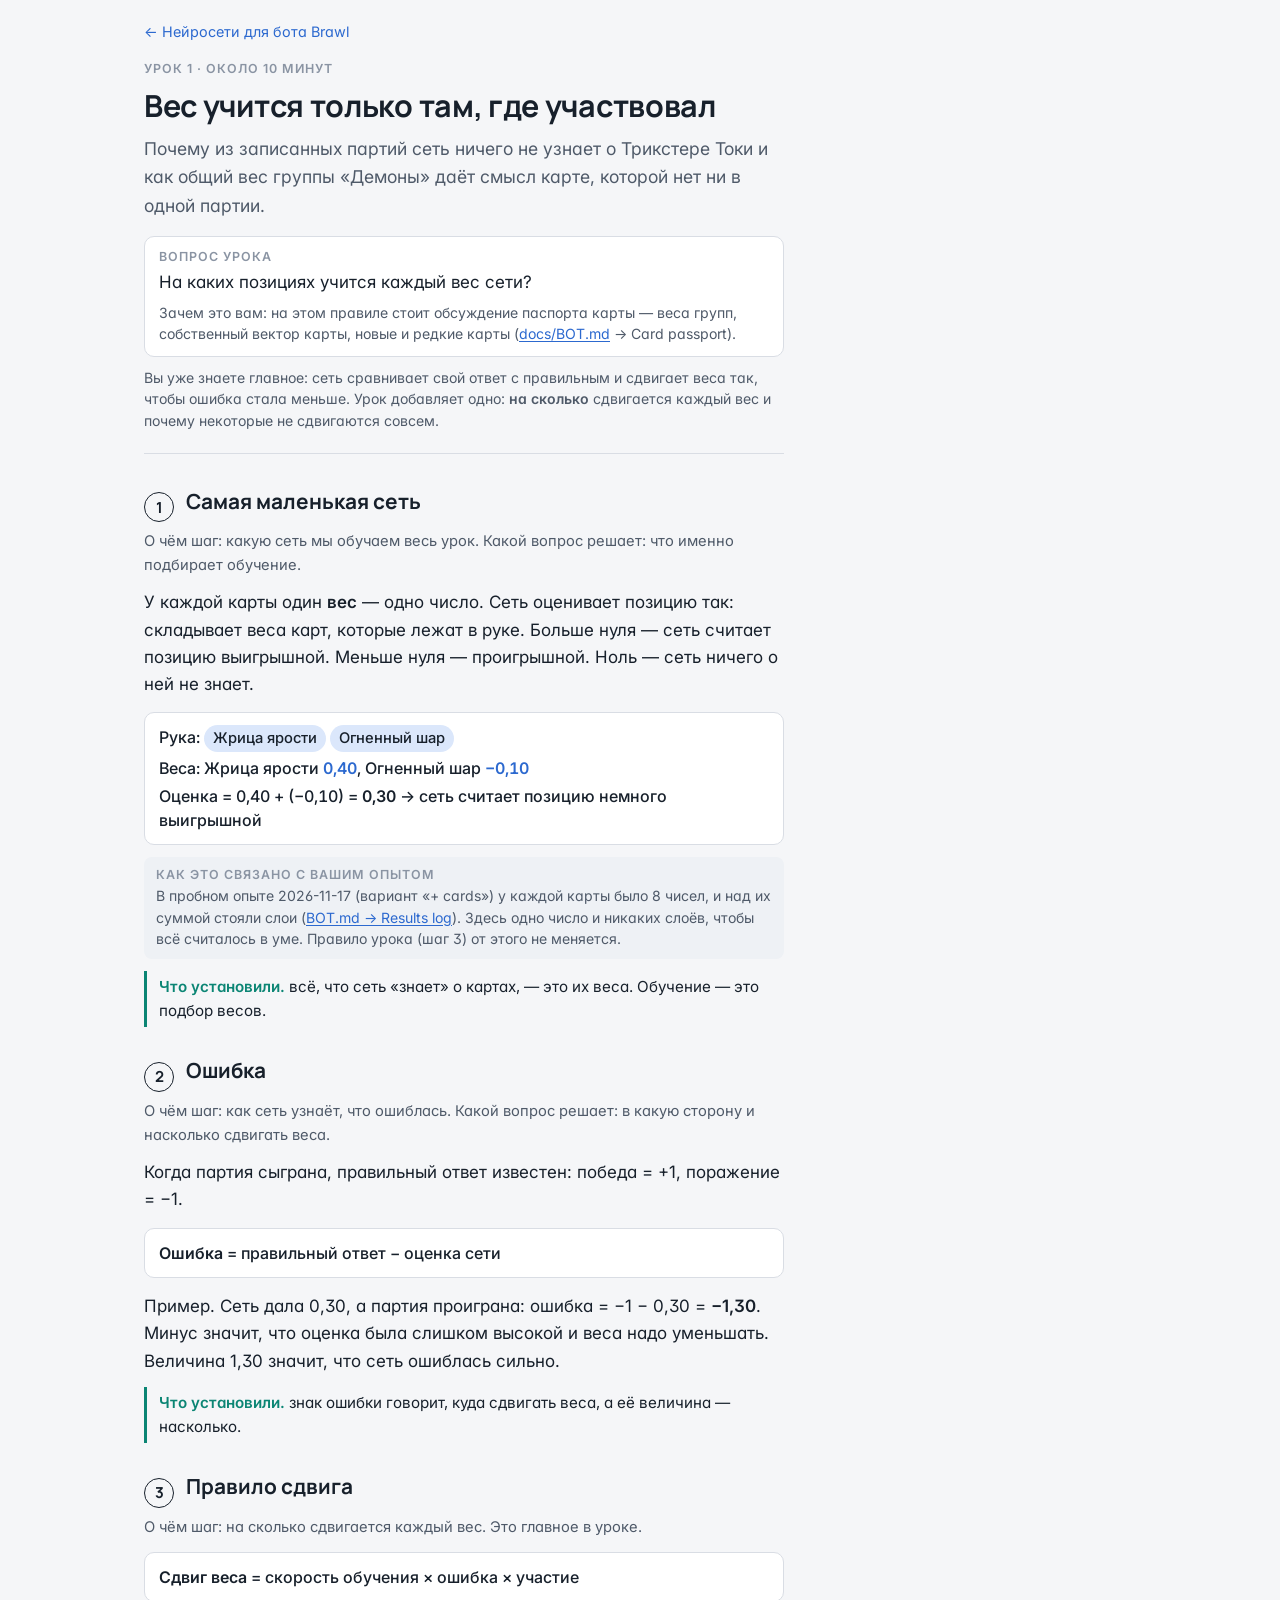
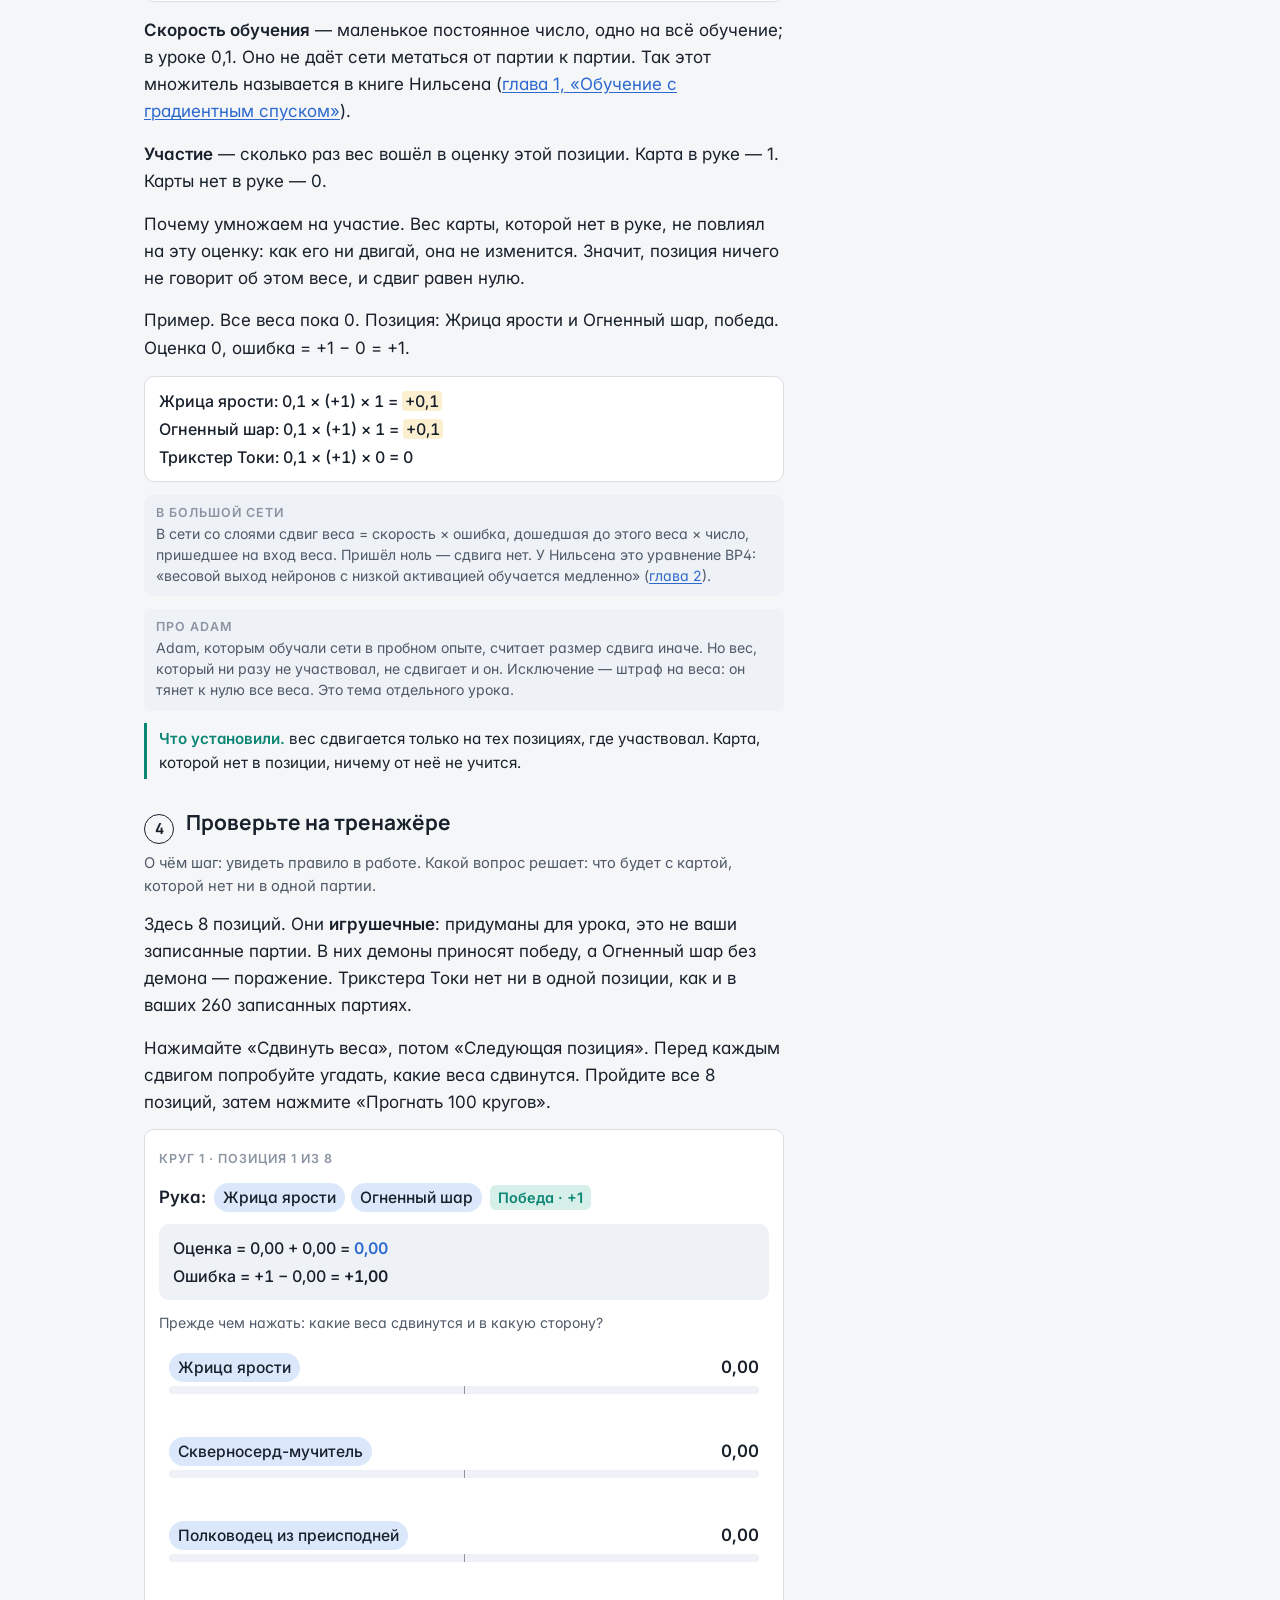
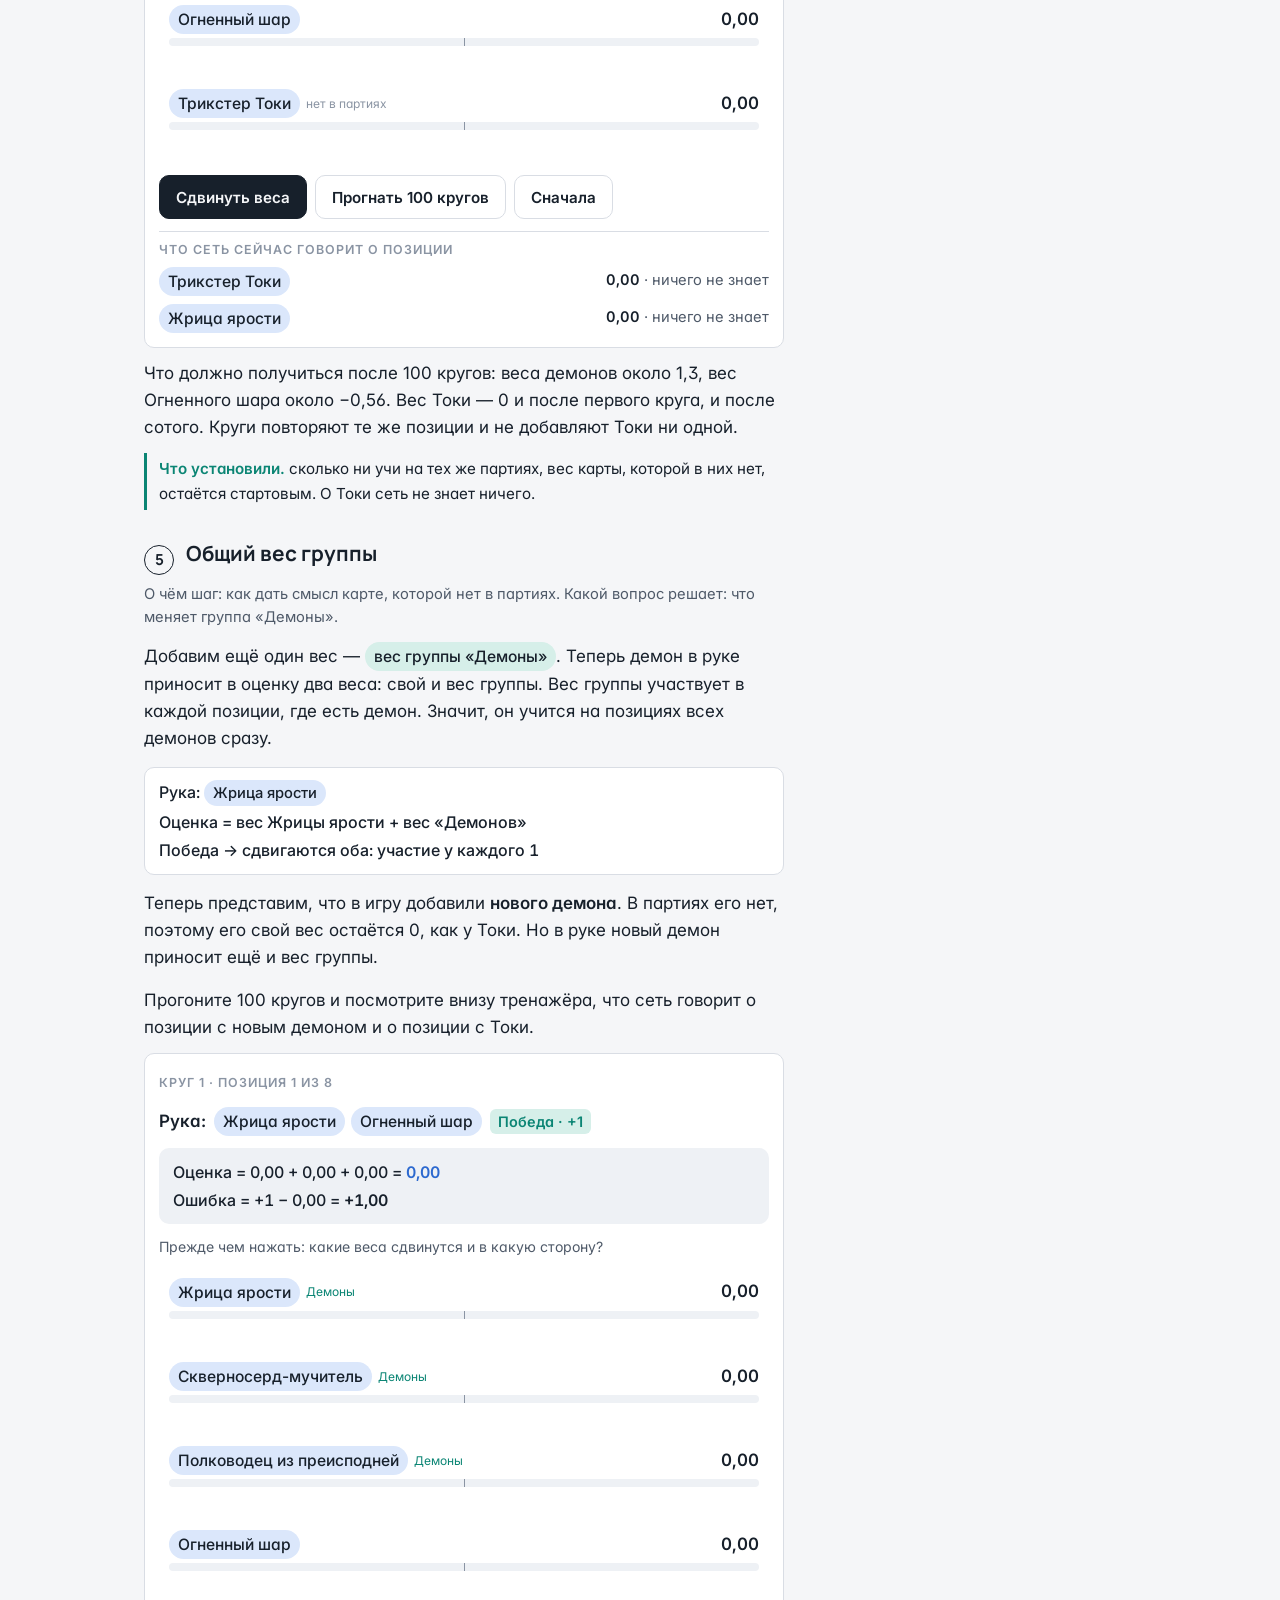
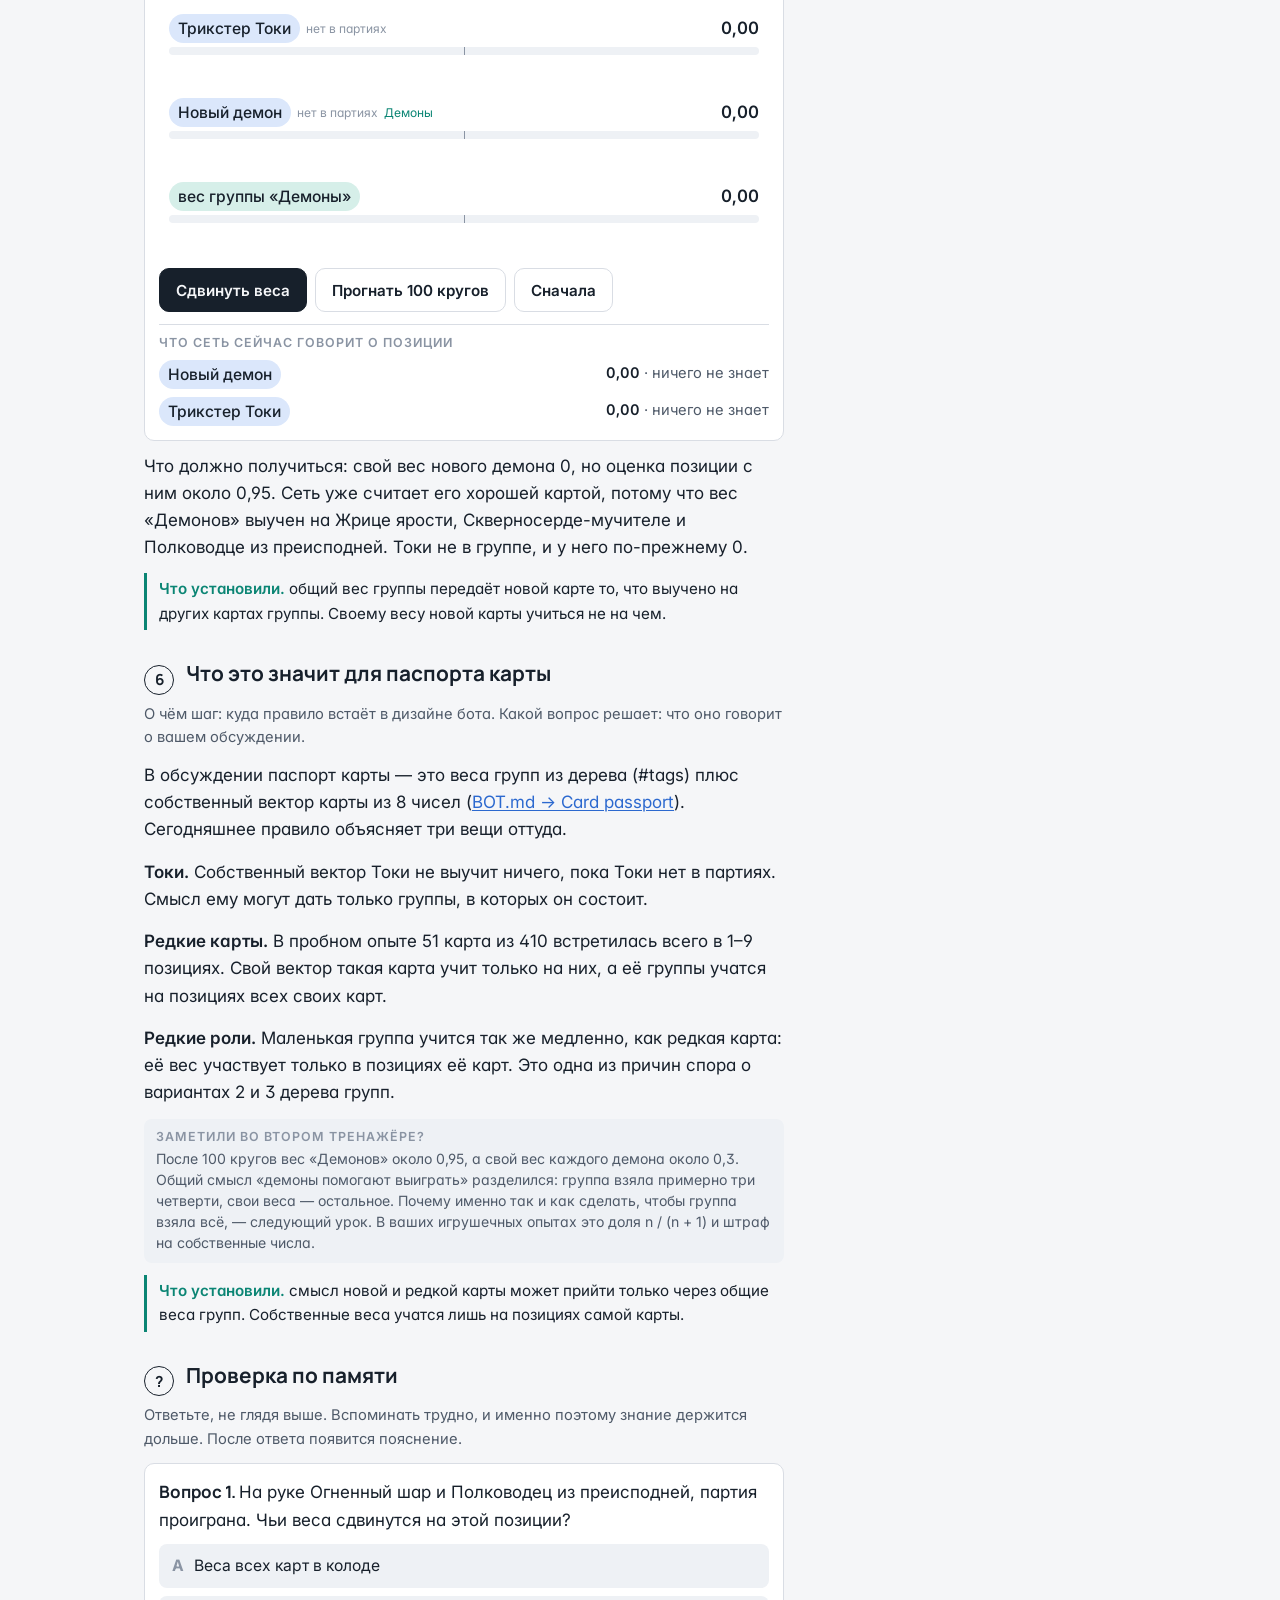
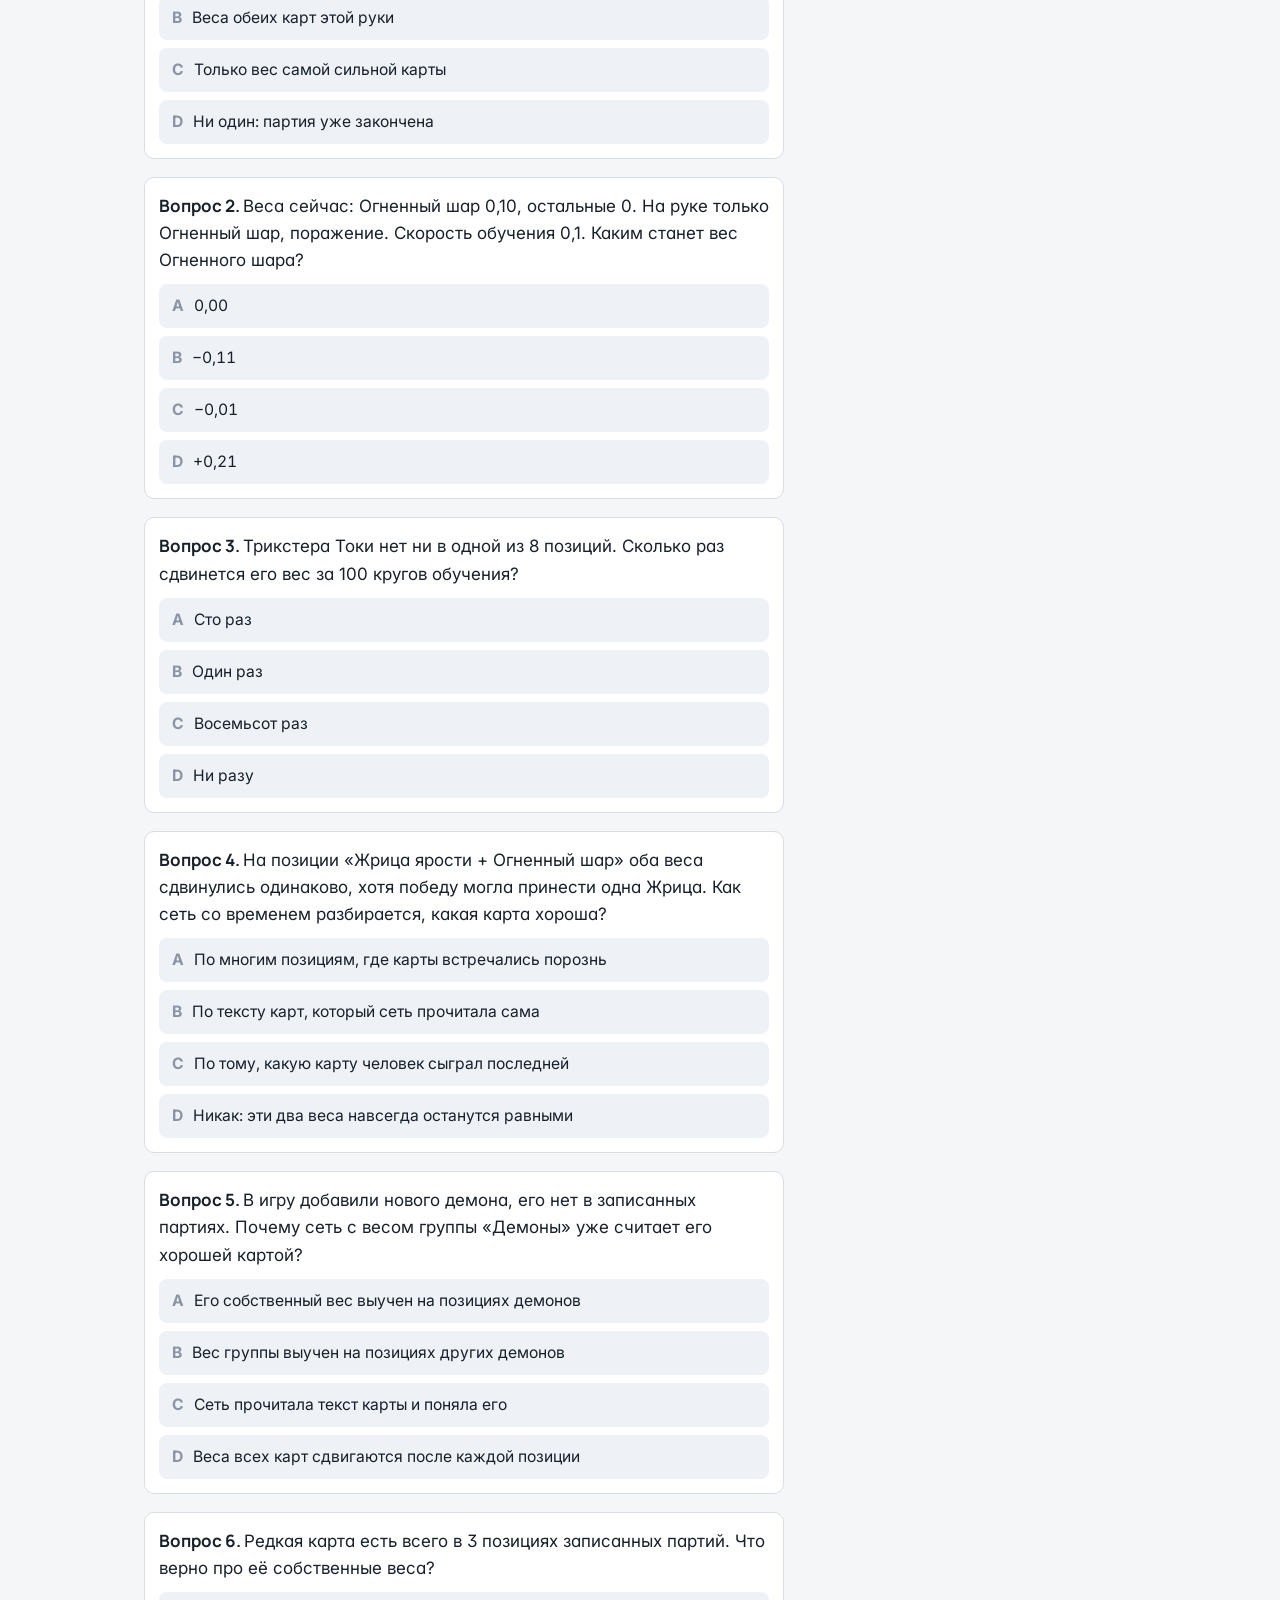
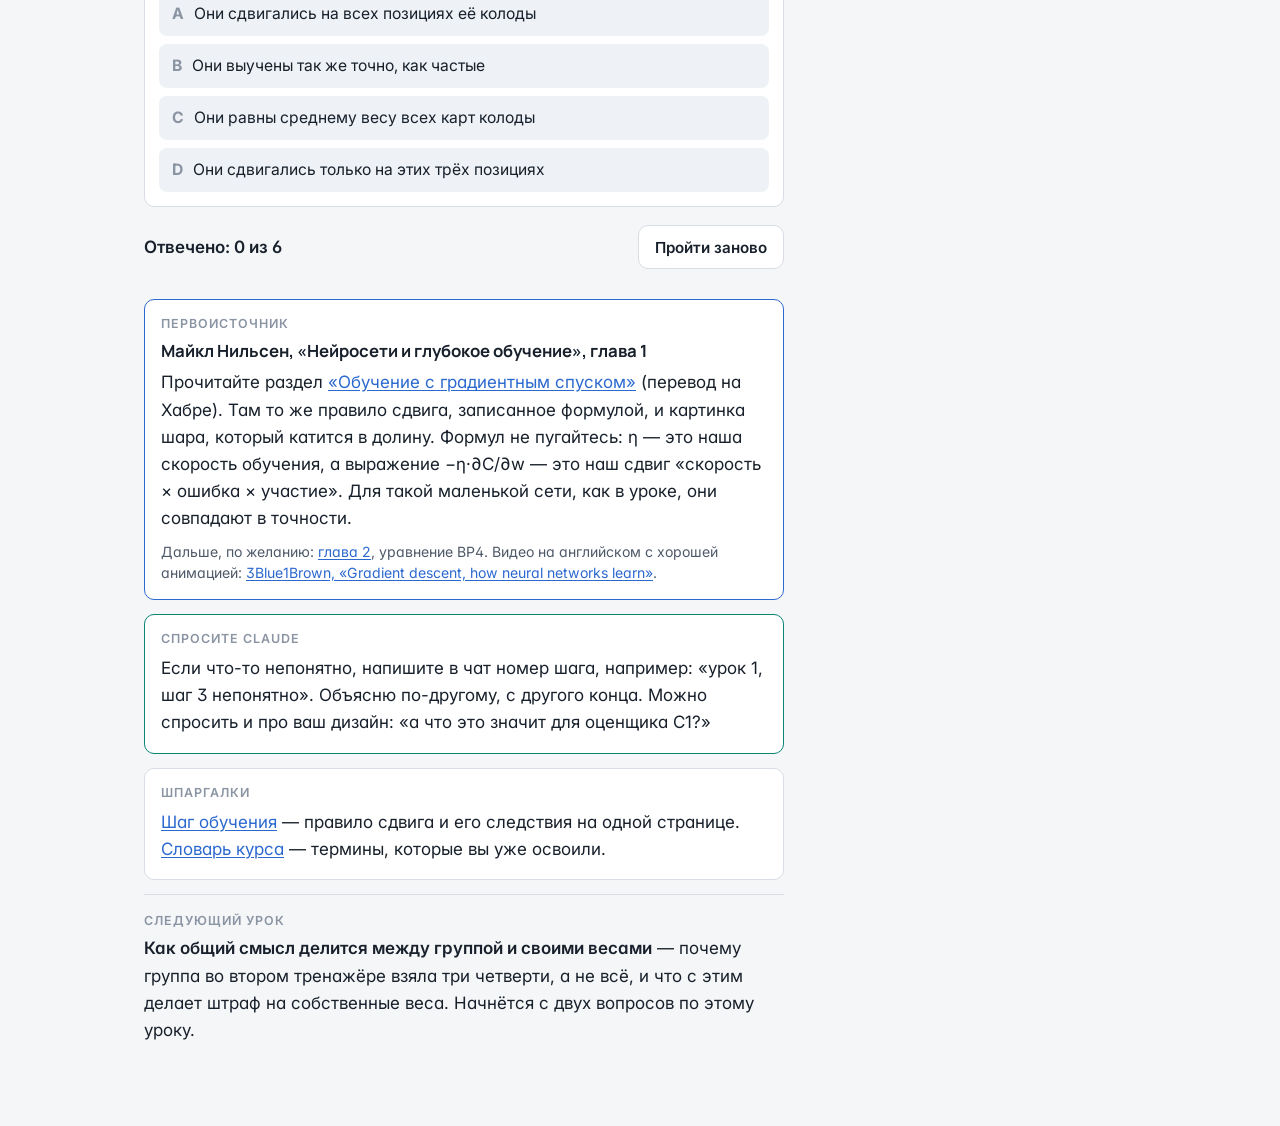
<file: lessons/0001-a-weight-learns-where-it-took-part.html>
<!doctype html>
<html lang="ru">
<head>
<meta charset="utf-8">
<meta name="viewport" content="width=device-width, initial-scale=1, viewport-fit=cover">
<title>Урок 1 · Вес учится там, где участвовал</title>
<meta name="claude:viewport-fit-sides" content="cover">
<link rel="preconnect" href="https://fonts.googleapis.com">
<link rel="preconnect" href="https://fonts.gstatic.com" crossorigin>
<link rel="stylesheet" href="https://fonts.googleapis.com/css2?family=Inter:wght@400;500;600;700&family=Manrope:wght@600;700&display=swap">
<link rel="stylesheet" href="../assets/course.css">
<link rel="stylesheet" href="../assets/trainer.css">
<link rel="stylesheet" href="../assets/quiz.css">
</head>
<body>
<main class="page">
  <nav class="crumbs no-print"><a href="../index.html">← Нейросети для бота Brawl</a></nav>

  <header class="head">
    <span class="eyebrow">Урок 1 · около 10 минут</span>
    <h1>Вес учится только там, где участвовал</h1>
    <p class="lede">Почему из записанных партий сеть ничего не узнает о Трикстере Токи и как общий вес группы «Демоны» даёт
      смысл карте, которой нет ни в одной партии.</p>
    <div class="question">
      <div class="eyebrow">Вопрос урока</div>
      <p>На каких позициях учится каждый вес сети?</p>
      <p class="small muted" style="margin-top:6px">Зачем это вам: на этом правиле стоит обсуждение паспорта карты — веса
        групп, собственный вектор карты, новые и редкие карты
        (<a href="https://github.com/aidreika/brawl/blob/claude/ecstatic-einstein-3lzqlv/docs/BOT.md">docs/BOT.md</a> → Card
        passport).</p>
    </div>
    <p class="small muted">Вы уже знаете главное: сеть сравнивает свой ответ с правильным и сдвигает веса так, чтобы ошибка
      стала меньше. Урок добавляет одно: <b>на сколько</b> сдвигается каждый вес и почему некоторые не сдвигаются совсем.</p>
  </header>

  <!-- Step 1 -->
  <section class="step col" id="step-1">
    <div class="step-head"><span class="step-n">1</span><h2>Самая маленькая сеть</h2></div>
    <p class="about">О чём шаг: какую сеть мы обучаем весь урок. Какой вопрос решает: что именно подбирает обучение.</p>
    <div class="flow">
      <p>У каждой карты один <em class="term">вес</em> — одно число. Сеть оценивает позицию так: складывает веса карт,
        которые лежат в руке. Больше нуля — сеть считает позицию выигрышной. Меньше нуля — проигрышной. Ноль — сеть
        ничего о ней не знает.</p>
      <div class="formula">
        <div class="row">Рука: <span class="chip">Жрица ярости</span> <span class="chip">Огненный шар</span></div>
        <div class="row">Веса: Жрица ярости <span class="w">0,40</span>, Огненный шар <span class="w">−0,10</span></div>
        <div class="row">Оценка = 0,40 + (−0,10) = <b>0,30</b> → сеть считает позицию немного выигрышной</div>
      </div>
      <p class="note"><span class="eyebrow">Как это связано с вашим опытом</span>В пробном опыте 2026-11-17 (вариант
        «+ cards») у каждой карты было 8 чисел, и над их суммой стояли слои
        (<a href="https://github.com/aidreika/brawl/blob/claude/ecstatic-einstein-3lzqlv/docs/BOT.md">BOT.md → Results log</a>).
        Здесь одно число и никаких слоёв, чтобы всё считалось в уме. Правило урока (шаг 3) от этого не меняется.</p>
    </div>
    <p class="got">всё, что сеть «знает» о картах, — это их веса. Обучение — это подбор весов.</p>
  </section>

  <!-- Step 2 -->
  <section class="step col" id="step-2">
    <div class="step-head"><span class="step-n">2</span><h2>Ошибка</h2></div>
    <p class="about">О чём шаг: как сеть узнаёт, что ошиблась. Какой вопрос решает: в какую сторону и насколько сдвигать
      веса.</p>
    <div class="flow">
      <p>Когда партия сыграна, правильный ответ известен: победа = +1, поражение = −1.</p>
      <div class="formula"><div class="row"><b>Ошибка</b> = правильный ответ − оценка сети</div></div>
      <p>Пример. Сеть дала 0,30, а партия проиграна: ошибка = −1 − 0,30 = <b>−1,30</b>. Минус значит, что оценка была
        слишком высокой и веса надо уменьшать. Величина 1,30 значит, что сеть ошиблась сильно.</p>
    </div>
    <p class="got">знак ошибки говорит, куда сдвигать веса, а её величина — насколько.</p>
  </section>

  <!-- Step 3 -->
  <section class="step col" id="step-3">
    <div class="step-head"><span class="step-n">3</span><h2>Правило сдвига</h2></div>
    <p class="about">О чём шаг: на сколько сдвигается каждый вес. Это главное в уроке.</p>
    <div class="flow">
      <div class="formula"><div class="row"><b>Сдвиг веса</b> = скорость обучения × ошибка × участие</div></div>
      <p><em class="term">Скорость обучения</em> — маленькое постоянное число, одно на всё обучение; в уроке 0,1. Оно не даёт
        сети метаться от партии к партии. Так этот множитель называется в книге Нильсена
        (<a href="https://habr.com/ru/post/456738/">глава 1, «Обучение с градиентным спуском»</a>).</p>
      <p><em class="term">Участие</em> — сколько раз вес вошёл в оценку этой позиции. Карта в руке — 1. Карты нет в руке —
        0.</p>
      <p>Почему умножаем на участие. Вес карты, которой нет в руке, не повлиял на эту оценку: как его ни двигай, она не
        изменится. Значит, позиция ничего не говорит об этом весе, и сдвиг равен нулю.</p>
      <p>Пример. Все веса пока 0. Позиция: Жрица ярости и Огненный шар, победа. Оценка 0, ошибка = +1 − 0 = +1.</p>
      <div class="formula">
        <div class="row">Жрица ярости: 0,1 × (+1) × 1 = <span class="lit">+0,1</span></div>
        <div class="row">Огненный шар: 0,1 × (+1) × 1 = <span class="lit">+0,1</span></div>
        <div class="row">Трикстер Токи: 0,1 × (+1) × 0 = 0</div>
      </div>
      <p class="note"><span class="eyebrow">В большой сети</span>В сети со слоями сдвиг веса = скорость × ошибка, дошедшая до
        этого веса × число, пришедшее на вход веса. Пришёл ноль — сдвига нет. У Нильсена это уравнение BP4: «весовой выход
        нейронов с низкой активацией обучается медленно»
        (<a href="https://habr.com/ru/post/457980/">глава 2</a>).</p>
      <p class="note"><span class="eyebrow">Про Adam</span>Adam, которым обучали сети в пробном опыте, считает размер сдвига
        иначе. Но вес, который ни разу не участвовал, не сдвигает и он. Исключение — штраф на веса: он тянет к нулю все
        веса. Это тема отдельного урока.</p>
    </div>
    <p class="got">вес сдвигается только на тех позициях, где участвовал. Карта, которой нет в позиции, ничему от неё не
      учится.</p>
  </section>

  <!-- Step 4 -->
  <section class="step col" id="step-4">
    <div class="step-head"><span class="step-n">4</span><h2>Проверьте на тренажёре</h2></div>
    <p class="about">О чём шаг: увидеть правило в работе. Какой вопрос решает: что будет с картой, которой нет ни в одной
      партии.</p>
    <div class="flow">
      <p>Здесь 8 позиций. Они <b>игрушечные</b>: придуманы для урока, это не ваши записанные партии. В них демоны приносят
        победу, а Огненный шар без демона — поражение. Трикстера Токи нет ни в одной позиции, как и в ваших 260 записанных
        партиях.</p>
      <p>Нажимайте «Сдвинуть веса», потом «Следующая позиция». Перед каждым сдвигом попробуйте угадать, какие веса
        сдвинутся. Пройдите все 8 позиций, затем нажмите «Прогнать 100 кругов».</p>
    </div>
    <div class="trainer" id="trainer-a">
      <script type="application/json">
      {
        "rate": 0.1, "scale": 1.5, "runs": 100,
        "cards": [
          { "id": "zh", "name": "Жрица ярости" },
          { "id": "sk", "name": "Скверносерд-мучитель" },
          { "id": "po", "name": "Полководец из преисподней" },
          { "id": "fb", "name": "Огненный шар" },
          { "id": "toki", "name": "Трикстер Токи", "tag": "нет в партиях" }
        ],
        "positions": [
          { "hand": ["zh", "fb"], "win": true },
          { "hand": ["sk"], "win": true },
          { "hand": ["fb"], "win": false },
          { "hand": ["po", "fb"], "win": true },
          { "hand": ["zh"], "win": true },
          { "hand": ["fb"], "win": false },
          { "hand": ["sk", "fb"], "win": true },
          { "hand": ["po"], "win": true }
        ],
        "probes": [ { "hand": ["toki"] }, { "hand": ["zh"] } ]
      }
      </script>
    </div>
    <div class="flow">
      <p>Что должно получиться после 100 кругов: веса демонов около 1,3, вес Огненного шара около −0,56. Вес Токи — 0 и после
        первого круга, и после сотого. Круги повторяют те же позиции и не добавляют Токи ни одной.</p>
    </div>
    <p class="got">сколько ни учи на тех же партиях, вес карты, которой в них нет, остаётся стартовым. О Токи сеть не знает
      ничего.</p>
  </section>

  <!-- Step 5 -->
  <section class="step col" id="step-5">
    <div class="step-head"><span class="step-n">5</span><h2>Общий вес группы</h2></div>
    <p class="about">О чём шаг: как дать смысл карте, которой нет в партиях. Какой вопрос решает: что меняет группа
      «Демоны».</p>
    <div class="flow">
      <p>Добавим ещё один вес — <span class="chip group">вес группы «Демоны»</span>. Теперь демон в руке приносит в оценку
        два веса: свой и вес группы. Вес группы участвует в каждой позиции, где есть демон. Значит, он учится на
        позициях всех демонов сразу.</p>
      <div class="formula">
        <div class="row">Рука: <span class="chip">Жрица ярости</span></div>
        <div class="row">Оценка = вес Жрицы ярости + вес «Демонов»</div>
        <div class="row">Победа → сдвигаются оба: участие у каждого 1</div>
      </div>
      <p>Теперь представим, что в игру добавили <b>нового демона</b>. В партиях его нет, поэтому его свой вес остаётся 0,
        как у Токи. Но в руке новый демон приносит ещё и вес группы.</p>
      <p>Прогоните 100 кругов и посмотрите внизу тренажёра, что сеть говорит о позиции с новым демоном и о позиции с
        Токи.</p>
    </div>
    <div class="trainer" id="trainer-b">
      <script type="application/json">
      {
        "rate": 0.1, "scale": 1.5, "runs": 100,
        "cards": [
          { "id": "zh", "name": "Жрица ярости", "group": "dem" },
          { "id": "sk", "name": "Скверносерд-мучитель", "group": "dem" },
          { "id": "po", "name": "Полководец из преисподней", "group": "dem" },
          { "id": "fb", "name": "Огненный шар" },
          { "id": "toki", "name": "Трикстер Токи", "tag": "нет в партиях" },
          { "id": "nd", "name": "Новый демон", "group": "dem", "tag": "нет в партиях" }
        ],
        "groups": [ { "id": "dem", "name": "Демоны" } ],
        "positions": [
          { "hand": ["zh", "fb"], "win": true },
          { "hand": ["sk"], "win": true },
          { "hand": ["fb"], "win": false },
          { "hand": ["po", "fb"], "win": true },
          { "hand": ["zh"], "win": true },
          { "hand": ["fb"], "win": false },
          { "hand": ["sk", "fb"], "win": true },
          { "hand": ["po"], "win": true }
        ],
        "probes": [ { "hand": ["nd"] }, { "hand": ["toki"] } ]
      }
      </script>
    </div>
    <div class="flow">
      <p>Что должно получиться: свой вес нового демона 0, но оценка позиции с ним около 0,95. Сеть уже считает его хорошей
        картой, потому что вес «Демонов» выучен на Жрице ярости, Скверносерде-мучителе и Полководце из преисподней. Токи не
        в группе, и у него по-прежнему 0.</p>
    </div>
    <p class="got">общий вес группы передаёт новой карте то, что выучено на других картах группы. Своему весу новой карты
      учиться не на чем.</p>
  </section>

  <!-- Step 6 -->
  <section class="step col" id="step-6">
    <div class="step-head"><span class="step-n">6</span><h2>Что это значит для паспорта карты</h2></div>
    <p class="about">О чём шаг: куда правило встаёт в дизайне бота. Какой вопрос решает: что оно говорит о вашем
      обсуждении.</p>
    <div class="flow">
      <p>В обсуждении паспорт карты — это веса групп из дерева (#tags) плюс собственный вектор карты из 8 чисел
        (<a href="https://github.com/aidreika/brawl/blob/claude/ecstatic-einstein-3lzqlv/docs/BOT.md">BOT.md → Card
        passport</a>). Сегодняшнее правило объясняет три вещи оттуда.</p>
      <p><b>Токи.</b> Собственный вектор Токи не выучит ничего, пока Токи нет в партиях. Смысл ему могут дать только
        группы, в которых он состоит.</p>
      <p><b>Редкие карты.</b> В пробном опыте 51 карта из 410 встретилась всего в 1–9 позициях. Свой вектор такая карта
        учит только на них, а её группы учатся на позициях всех своих карт.</p>
      <p><b>Редкие роли.</b> Маленькая группа учится так же медленно, как редкая карта: её вес участвует только в позициях
        её карт. Это одна из причин спора о вариантах 2 и 3 дерева групп.</p>
      <p class="note"><span class="eyebrow">Заметили во втором тренажёре?</span>После 100 кругов вес «Демонов» около 0,95, а
        свой вес каждого демона около 0,3. Общий смысл «демоны помогают выиграть» разделился: группа взяла примерно три
        четверти, свои веса — остальное. Почему именно так и как сделать, чтобы группа взяла всё, — следующий урок. В ваших
        игрушечных опытах это доля n / (n + 1) и штраф на собственные числа.</p>
    </div>
    <p class="got">смысл новой и редкой карты может прийти только через общие веса групп. Собственные веса учатся лишь на
      позициях самой карты.</p>
  </section>

  <!-- Practice -->
  <section class="step col" id="check">
    <div class="step-head"><span class="step-n">?</span><h2>Проверка по памяти</h2></div>
    <p class="about">Ответьте, не глядя выше. Вспоминать трудно, и именно поэтому знание держится дольше. После ответа
      появится пояснение.</p>
    <section class="quiz" aria-label="Проверка">
      <div class="quiz-q" data-correct="2">
        <p class="q-text">На руке Огненный шар и Полководец из преисподней, партия проиграна. Чьи веса сдвинутся на этой
          позиции?</p>
        <div class="q-opts">
          <button>Веса всех карт в колоде</button>
          <button>Веса обеих карт этой руки</button>
          <button>Только вес самой сильной карты</button>
          <button>Ни один: партия уже закончена</button>
        </div>
        <div class="q-why">Сдвигаются веса, которые участвовали в оценке, — обе карты руки. Карты колоды в оценку не входили:
          их участие 0. Какая карта «сильнее», сеть не знает и сдвигает обе одинаково.</div>
      </div>

      <div class="quiz-q" data-correct="3">
        <p class="q-text">Веса сейчас: Огненный шар 0,10, остальные 0. На руке только Огненный шар, поражение. Скорость
          обучения 0,1. Каким станет вес Огненного шара?</p>
        <div class="q-opts">
          <button>0,00</button>
          <button>−0,11</button>
          <button>−0,01</button>
          <button>+0,21</button>
        </div>
        <div class="q-why">Оценка = 0,10. Ошибка = −1 − 0,10 = −1,10. Сдвиг = 0,1 × (−1,10) × 1 = −0,11. Новый вес = 0,10 −
          0,11 = −0,01. Ответ −0,11 — это сдвиг, а не новый вес. 0,00 получится, если взять ошибку −1 вместо −1,10. Это
          третья позиция первого тренажёра — можно проверить.</div>
      </div>

      <div class="quiz-q" data-correct="4">
        <p class="q-text">Трикстера Токи нет ни в одной из 8 позиций. Сколько раз сдвинется его вес за 100 кругов
          обучения?</p>
        <div class="q-opts">
          <button>Сто раз</button>
          <button>Один раз</button>
          <button>Восемьсот раз</button>
          <button>Ни разу</button>
        </div>
        <div class="q-why">В каждой позиции участие Токи = 0, поэтому сдвиг = скорость × ошибка × 0 = 0. Круги повторяют те же
          позиции и не добавляют Токи ни одной новой.</div>
      </div>

      <div class="quiz-q" data-correct="1">
        <p class="q-text">На позиции «Жрица ярости + Огненный шар» оба веса сдвинулись одинаково, хотя победу могла принести
          одна Жрица. Как сеть со временем разбирается, какая карта хороша?</p>
        <div class="q-opts">
          <button>По многим позициям, где карты встречались порознь</button>
          <button>По тексту карт, который сеть прочитала сама</button>
          <button>По тому, какую карту человек сыграл последней</button>
          <button>Никак: эти два веса навсегда останутся равными</button>
        </div>
        <div class="q-why">Где Огненный шар был без демона, партия проигрывалась, и его вес шёл вниз. Где демон был без шара,
          вес демона шёл вверх. Так по многим позициям веса расходятся: в тренажёре демоны около 1,3, шар около −0,56. Текст
          карты сеть не читает: она видит только, какие карты в позиции, и итог партии.</div>
      </div>

      <div class="quiz-q" data-correct="2">
        <p class="q-text">В игру добавили нового демона, его нет в записанных партиях. Почему сеть с весом группы «Демоны»
          уже считает его хорошей картой?</p>
        <div class="q-opts">
          <button>Его собственный вес выучен на позициях демонов</button>
          <button>Вес группы выучен на позициях других демонов</button>
          <button>Сеть прочитала текст карты и поняла его</button>
          <button>Веса всех карт сдвигаются после каждой позиции</button>
        </div>
        <div class="q-why">Свой вес нового демона — 0: он не участвовал ни в одной позиции. Но в руке он приносит и вес
          «Демонов», а тот участвовал в каждой позиции с Жрицей ярости, Скверносердом-мучителем или Полководцем.</div>
      </div>

      <div class="quiz-q" data-correct="4">
        <p class="q-text">Редкая карта есть всего в 3 позициях записанных партий. Что верно про её собственные веса?</p>
        <div class="q-opts">
          <button>Они сдвигались на всех позициях её колоды</button>
          <button>Они выучены так же точно, как частые</button>
          <button>Они равны среднему весу всех карт колоды</button>
          <button>Они сдвигались только на этих трёх позициях</button>
        </div>
        <div class="q-why">Собственные веса учатся только там, где карта участвовала: три позиции — три сдвига. Поэтому смысл
          редкой карты в паспорте должен приходить через группы: они учатся на позициях всех своих карт.</div>
      </div>
    </section>
  </section>

  <div class="boxes col">
    <div class="box source">
      <span class="eyebrow">Первоисточник</span>
      <h3>Майкл Нильсен, «Нейросети и глубокое обучение», глава 1</h3>
      <p>Прочитайте раздел <a href="https://habr.com/ru/post/456738/">«Обучение с градиентным спуском»</a> (перевод на
        Хабре). Там то же правило сдвига, записанное формулой, и картинка шара, который катится в долину. Формул не
        пугайтесь: η — это наша скорость обучения, а выражение −η·∂C/∂w — это наш сдвиг «скорость × ошибка × участие». Для
        такой маленькой сети, как в уроке, они совпадают в точности.</p>
      <p class="small muted">Дальше, по желанию: <a href="https://habr.com/ru/post/457980/">глава 2</a>, уравнение BP4. Видео
        на английском с хорошей анимацией: <a href="https://www.3blue1brown.com/lessons/gradient-descent">3Blue1Brown,
        «Gradient descent, how neural networks learn»</a>.</p>
    </div>
    <div class="box ask">
      <span class="eyebrow">Спросите Claude</span>
      <p>Если что-то непонятно, напишите в чат номер шага, например: «урок 1, шаг 3 непонятно». Объясню по-другому, с
        другого конца. Можно спросить и про ваш дизайн: «а что это значит для оценщика С1?»</p>
    </div>
    <div class="box">
      <span class="eyebrow">Шпаргалки</span>
      <p><a href="../reference/training-step.html">Шаг обучения</a> — правило сдвига и его следствия на одной странице.
        <a href="../reference/glossary.html">Словарь курса</a> — термины, которые вы уже освоили.</p>
    </div>
    <div class="next">
      <span class="eyebrow">Следующий урок</span>
      <p><b>Как общий смысл делится между группой и своими весами</b> — почему группа во втором тренажёре взяла три
        четверти, а не всё, и что с этим делает штраф на собственные веса. Начнётся с двух вопросов по этому уроку.</p>
    </div>
  </div>
</main>
<script src="../assets/trainer.js"></script>
<script src="../assets/quiz.js"></script>
</body>
</html>
</file>
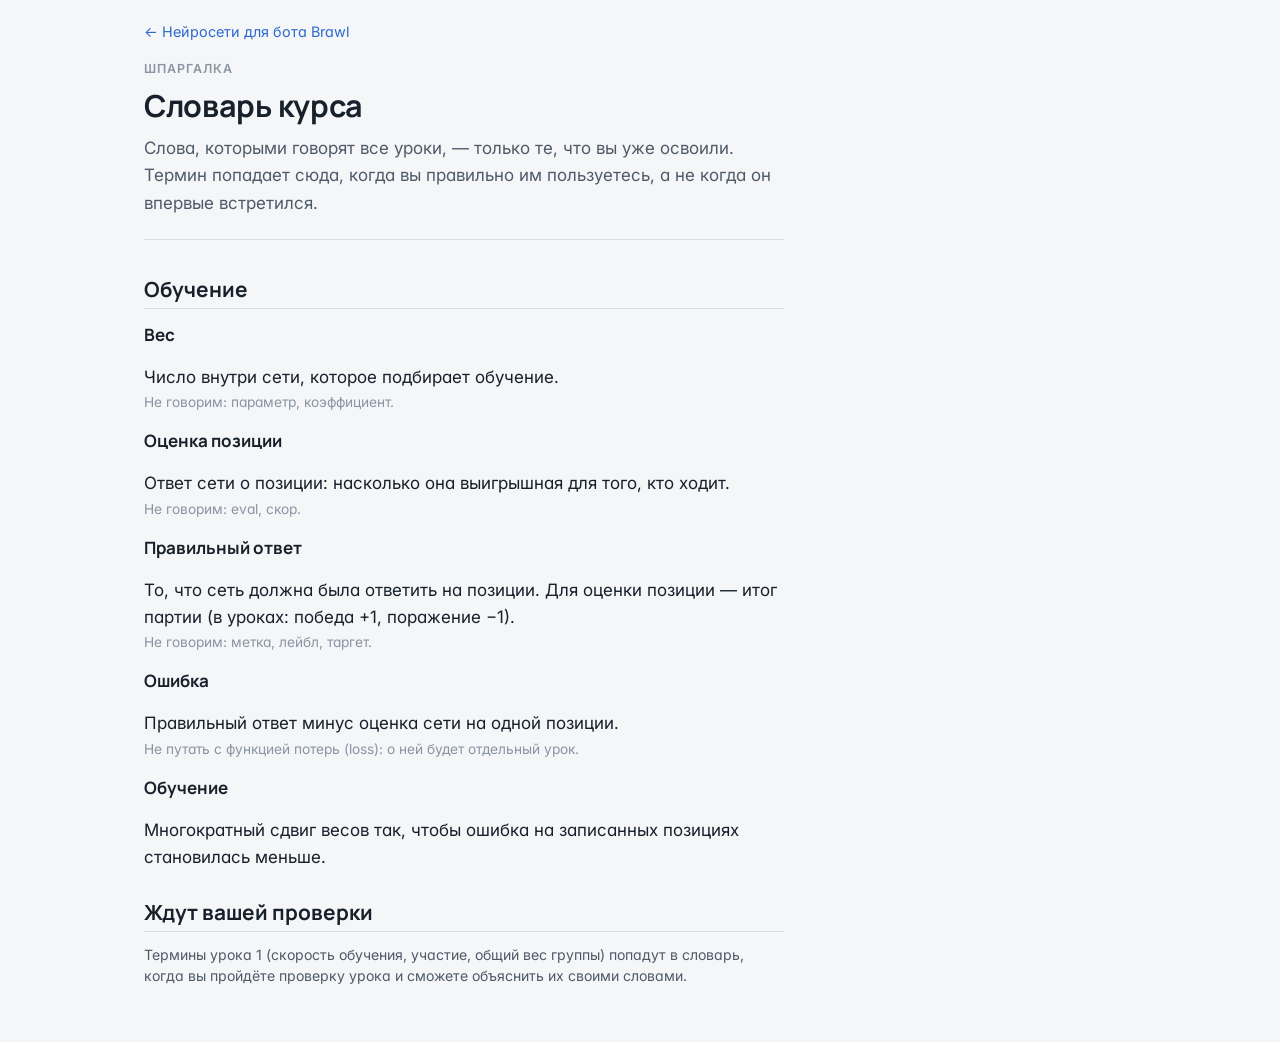
<file: reference/glossary.html>
<!doctype html>
<html lang="ru">
<head>
<meta charset="utf-8">
<meta name="viewport" content="width=device-width, initial-scale=1, viewport-fit=cover">
<title>Словарь курса</title>
<meta name="claude:viewport-fit-sides" content="cover">
<link rel="preconnect" href="https://fonts.googleapis.com">
<link rel="preconnect" href="https://fonts.gstatic.com" crossorigin>
<link rel="stylesheet" href="https://fonts.googleapis.com/css2?family=Inter:wght@400;500;600;700&family=Manrope:wght@600;700&display=swap">
<link rel="stylesheet" href="../assets/course.css">
</head>
<body>
<!-- The course glossary (format: .claude/skills/teach/GLOSSARY-FORMAT.md). A term is added only once the user
     uses it correctly; every lesson keeps to these words. -->
<main class="page ref">
  <nav class="crumbs no-print"><a href="../index.html">← Нейросети для бота Brawl</a></nav>
  <header class="head col">
    <span class="eyebrow">Шпаргалка</span>
    <h1>Словарь курса</h1>
    <p class="muted">Слова, которыми говорят все уроки, — только те, что вы уже освоили. Термин попадает сюда, когда вы
      правильно им пользуетесь, а не когда он впервые встретился.</p>
  </header>

  <section class="col">
    <h2>Обучение</h2>
    <dl>
      <dt>Вес</dt>
      <dd>Число внутри сети, которое подбирает обучение.
        <div class="avoid">Не говорим: параметр, коэффициент.</div></dd>
      <dt>Оценка позиции</dt>
      <dd>Ответ сети о позиции: насколько она выигрышная для того, кто ходит.
        <div class="avoid">Не говорим: eval, скор.</div></dd>
      <dt>Правильный ответ</dt>
      <dd>То, что сеть должна была ответить на позиции. Для оценки позиции — итог партии (в уроках: победа +1, поражение
        −1).
        <div class="avoid">Не говорим: метка, лейбл, таргет.</div></dd>
      <dt>Ошибка</dt>
      <dd>Правильный ответ минус оценка сети на одной позиции.
        <div class="avoid">Не путать с функцией потерь (loss): о ней будет отдельный урок.</div></dd>
      <dt>Обучение</dt>
      <dd>Многократный сдвиг весов так, чтобы ошибка на записанных позициях становилась меньше.</dd>
    </dl>
  </section>

  <section class="col">
    <h2>Ждут вашей проверки</h2>
    <p class="small muted" style="margin-top:12px">Термины урока 1 (скорость обучения, участие, общий вес группы) попадут в
      словарь, когда вы пройдёте проверку урока и сможете объяснить их своими словами.</p>
  </section>
</main>
</body>
</html>
</file>
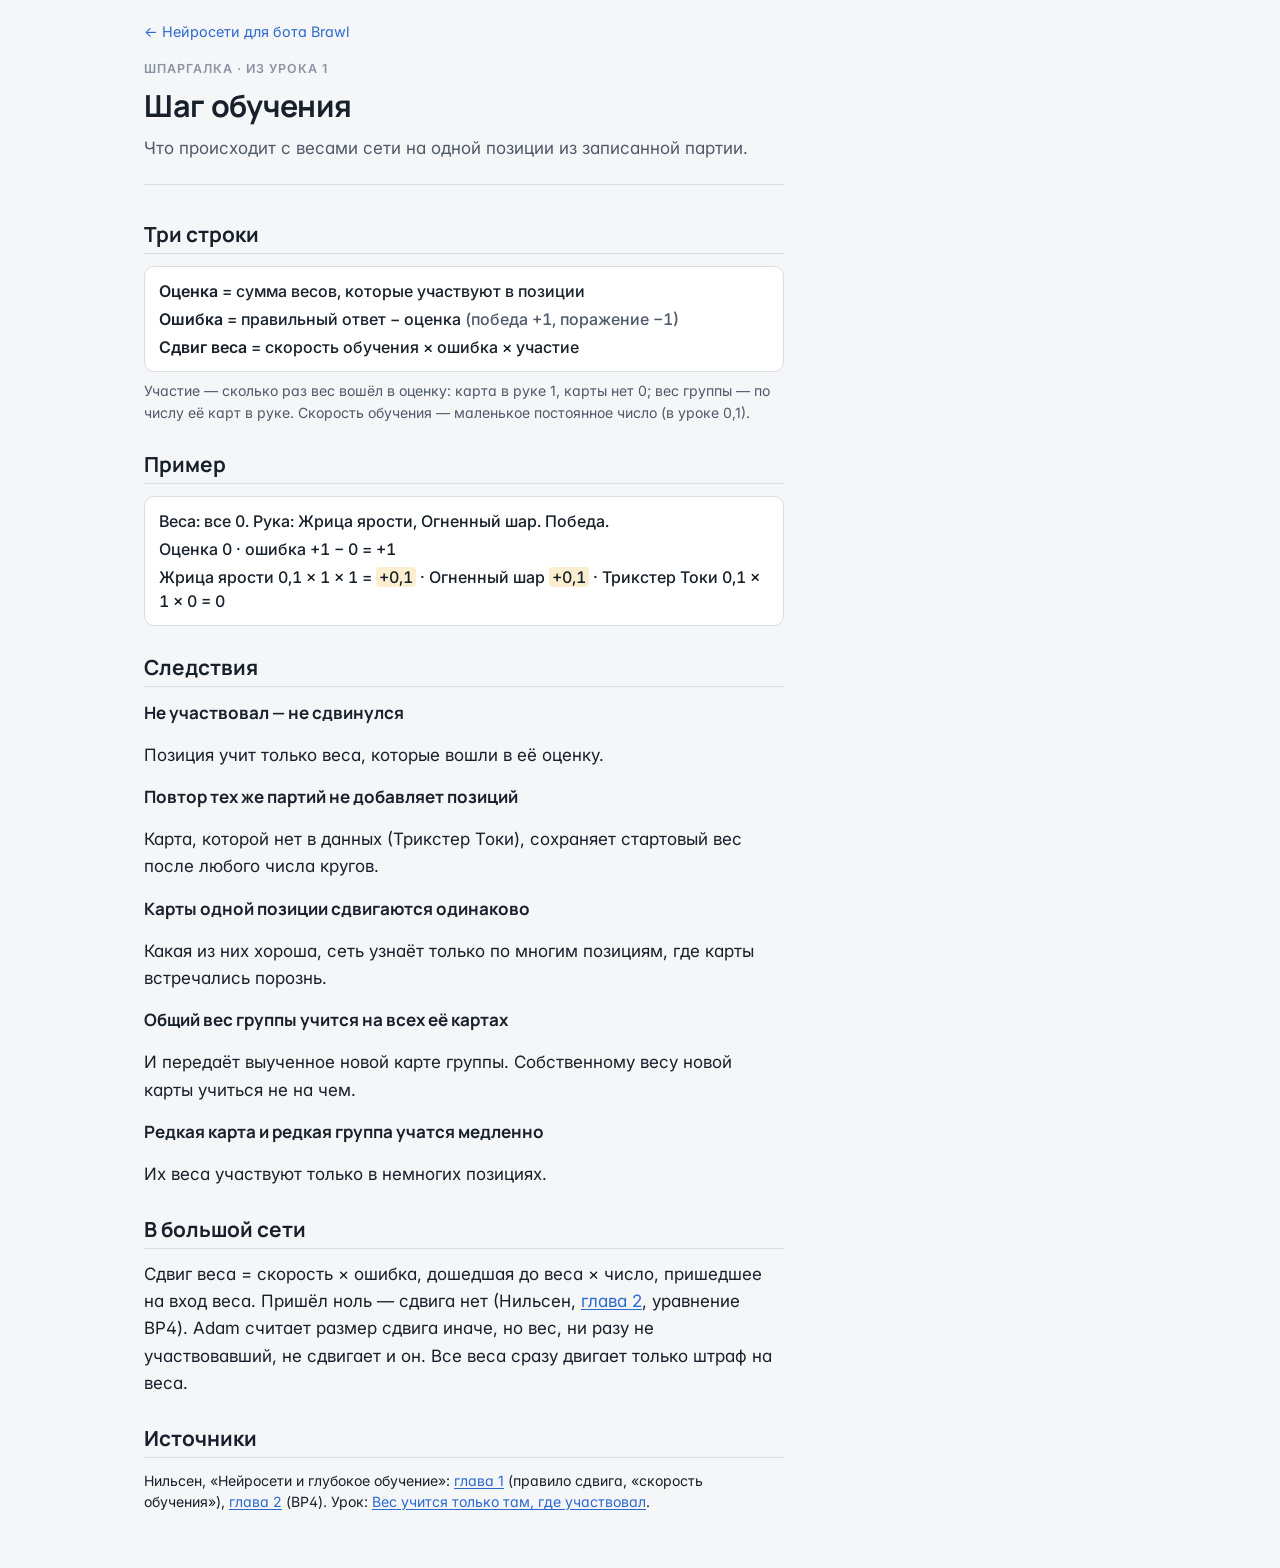
<file: reference/training-step.html>
<!doctype html>
<html lang="ru">
<head>
<meta charset="utf-8">
<meta name="viewport" content="width=device-width, initial-scale=1, viewport-fit=cover">
<title>Шаг обучения · шпаргалка</title>
<meta name="claude:viewport-fit-sides" content="cover">
<link rel="preconnect" href="https://fonts.googleapis.com">
<link rel="preconnect" href="https://fonts.gstatic.com" crossorigin>
<link rel="stylesheet" href="https://fonts.googleapis.com/css2?family=Inter:wght@400;500;600;700&family=Manrope:wght@600;700&display=swap">
<link rel="stylesheet" href="../assets/course.css">
</head>
<body>
<main class="page ref">
  <nav class="crumbs no-print"><a href="../index.html">← Нейросети для бота Brawl</a></nav>
  <header class="head col">
    <span class="eyebrow">Шпаргалка · из урока 1</span>
    <h1>Шаг обучения</h1>
    <p class="muted">Что происходит с весами сети на одной позиции из записанной партии.</p>
  </header>

  <section class="col">
    <h2>Три строки</h2>
    <div class="formula" style="margin-top:12px">
      <div class="row"><b>Оценка</b> = сумма весов, которые участвуют в позиции</div>
      <div class="row"><b>Ошибка</b> = правильный ответ − оценка <span class="muted">(победа +1, поражение −1)</span></div>
      <div class="row"><b>Сдвиг веса</b> = скорость обучения × ошибка × участие</div>
    </div>
    <p class="small muted" style="margin-top:8px">Участие — сколько раз вес вошёл в оценку: карта в руке 1, карты нет 0; вес
      группы — по числу её карт в руке. Скорость обучения — маленькое постоянное число (в уроке 0,1).</p>
  </section>

  <section class="col">
    <h2>Пример</h2>
    <div class="formula" style="margin-top:12px">
      <div class="row">Веса: все 0. Рука: Жрица ярости, Огненный шар. Победа.</div>
      <div class="row">Оценка 0 · ошибка +1 − 0 = +1</div>
      <div class="row">Жрица ярости 0,1 × 1 × 1 = <span class="lit">+0,1</span> · Огненный шар <span class="lit">+0,1</span> ·
        Трикстер Токи 0,1 × 1 × 0 = 0</div>
    </div>
  </section>

  <section class="col">
    <h2>Следствия</h2>
    <dl>
      <dt>Не участвовал — не сдвинулся</dt>
      <dd>Позиция учит только веса, которые вошли в её оценку.</dd>
      <dt>Повтор тех же партий не добавляет позиций</dt>
      <dd>Карта, которой нет в данных (Трикстер Токи), сохраняет стартовый вес после любого числа кругов.</dd>
      <dt>Карты одной позиции сдвигаются одинаково</dt>
      <dd>Какая из них хороша, сеть узнаёт только по многим позициям, где карты встречались порознь.</dd>
      <dt>Общий вес группы учится на всех её картах</dt>
      <dd>И передаёт выученное новой карте группы. Собственному весу новой карты учиться не на чем.</dd>
      <dt>Редкая карта и редкая группа учатся медленно</dt>
      <dd>Их веса участвуют только в немногих позициях.</dd>
    </dl>
  </section>

  <section class="col">
    <h2>В большой сети</h2>
    <p style="margin-top:12px">Сдвиг веса = скорость × ошибка, дошедшая до веса × число, пришедшее на вход веса. Пришёл ноль —
      сдвига нет (Нильсен, <a href="https://habr.com/ru/post/457980/">глава 2</a>, уравнение BP4). Adam считает размер сдвига
      иначе, но вес, ни разу не участвовавший, не сдвигает и он. Все веса сразу двигает только штраф на веса.</p>
  </section>

  <section class="col">
    <h2>Источники</h2>
    <p class="small" style="margin-top:12px">Нильсен, «Нейросети и глубокое обучение»:
      <a href="https://habr.com/ru/post/456738/">глава 1</a> (правило сдвига, «скорость обучения»),
      <a href="https://habr.com/ru/post/457980/">глава 2</a> (BP4). Урок:
      <a href="../lessons/0001-a-weight-learns-where-it-took-part.html">Вес учится только там, где участвовал</a>.</p>
  </section>
</main>
</body>
</html>
</file>
<file: assets/course.css>
/* Shared stylesheet of the course «Нейросети для бота Brawl». Every page links it.
   Layout: one reading column (~65ch), numbered steps as the spine, notes inline on a phone and in the right margin
   on a wide screen. The look and the colour meanings follow the brawl network designer (tools/nn app.css,
   DECISIONS 280): quiet paper, hairlines; blue = numbers from the game, amber = what changed (lit), teal = links
   drawn by hand (groups), violet = subnets. Inter for text, Manrope for headings. */
:root {
  --bg: #f5f6f8;
  --surface: #ffffff;
  --surface-2: #eef1f5;
  --ink: #17202b;
  --ink-2: #4f5a69;
  --ink-3: #8a94a3;
  --line: #d9dde4;
  --face: #2c69cf;        /* numbers from the game, the cards' weights */
  --face-soft: #dbe7fb;
  --lit: #f0a81c;         /* what moved in this step */
  --lit-edge: #a86c00;
  --lit-soft: #fcefd0;
  --strict: #0b8574;      /* a group: a link drawn by hand */
  --strict-soft: #d6efe9;
  --sub: #7a4fc4;
  --sub-soft: #ebe3f9;
  --ok: #0b8574;
  --ok-soft: #d6efe9;
  --err: #c2392f;
  --err-soft: #f9e0dd;
  --font: 'Inter', system-ui, -apple-system, 'Segoe UI', Roboto, sans-serif;
  --display: 'Manrope', 'Inter', system-ui, sans-serif;
  --r: 10px;
  --tap: 44px;
  --measure: 40rem;
  padding-top: env(safe-area-inset-top, 0px);
  padding-bottom: env(safe-area-inset-bottom, 0px);
}
@media (prefers-color-scheme: dark) {
  :root:not([data-theme='light']) {
    --bg: #11151b;
    --surface: #181e27;
    --surface-2: #1e2530;
    --ink: #e5e9f0;
    --ink-2: #a3adbc;
    --ink-3: #6f7b8c;
    --line: #2c3442;
    --face: #74a6f7;
    --face-soft: #1b2c4a;
    --lit: #f4b740;
    --lit-edge: #f4b740;
    --lit-soft: #3a2f14;
    --strict: #3fcbb5;
    --strict-soft: #153a35;
    --sub: #b08cf0;
    --sub-soft: #2c2445;
    --ok: #3fcbb5;
    --ok-soft: #153a35;
    --err: #ff7b6e;
    --err-soft: #44201d;
    color-scheme: dark;
  }
}
:root[data-theme='dark'] {
  --bg: #11151b;
  --surface: #181e27;
  --surface-2: #1e2530;
  --ink: #e5e9f0;
  --ink-2: #a3adbc;
  --ink-3: #6f7b8c;
  --line: #2c3442;
  --face: #74a6f7;
  --face-soft: #1b2c4a;
  --lit: #f4b740;
  --lit-edge: #f4b740;
  --lit-soft: #3a2f14;
  --strict: #3fcbb5;
  --strict-soft: #153a35;
  --sub: #b08cf0;
  --sub-soft: #2c2445;
  --ok: #3fcbb5;
  --ok-soft: #153a35;
  --err: #ff7b6e;
  --err-soft: #44201d;
  color-scheme: dark;
}

*, *::before, *::after { box-sizing: border-box; }
html { -webkit-text-size-adjust: 100%; }
body {
  margin: 0;
  background: var(--bg);
  color: var(--ink);
  font: 400 17px/1.6 var(--font);
  font-feature-settings: 'cv11', 'ss01';
}
.page {
  max-width: 64rem;
  margin: 0 auto;
  padding-left: max(16px, env(safe-area-inset-left, 0px));
  padding-right: max(16px, env(safe-area-inset-right, 0px));
  padding-block: 20px 56px;
}
.col { max-width: var(--measure); }
@media (min-width: 1000px) {
  .page { display: grid; grid-template-columns: minmax(0, var(--measure)) 15rem; column-gap: 3rem; }
  .page > * { grid-column: 1; }
}

/* Type */
h1, h2, h3 { font-family: var(--display); line-height: 1.25; text-wrap: balance; margin: 0; }
h1 { font-size: 1.9rem; font-weight: 700; letter-spacing: -0.01em; }
h2 { font-size: 1.3rem; font-weight: 700; }
h3 { font-size: 1.05rem; font-weight: 700; }
p { margin: 0; }
.flow > * + * { margin-top: 0.9em; }
a { color: var(--face); text-underline-offset: 2px; }
a:focus-visible, button:focus-visible { outline: 2px solid var(--face); outline-offset: 2px; border-radius: 4px; }
.eyebrow {
  font: 600 0.78rem/1.3 var(--font);
  letter-spacing: 0.08em;
  text-transform: uppercase;
  color: var(--ink-3);
}
.lede { font-size: 1.1rem; color: var(--ink-2); }
.muted { color: var(--ink-2); }
.small { font-size: 0.88rem; line-height: 1.5; }
.num, .tab { font-variant-numeric: tabular-nums; }
b, strong { font-weight: 600; }
em.term { font-style: normal; font-weight: 600; }
.crumbs { font-size: 0.9rem; margin-bottom: 18px; }
.crumbs a { text-decoration: none; }

/* Lesson header */
.head { display: grid; gap: 10px; padding-bottom: 22px; border-bottom: 1px solid var(--line); margin-bottom: 8px; }
.question {
  margin-top: 6px;
  padding: 12px 14px;
  background: var(--surface);
  border: 1px solid var(--line);
  border-radius: var(--r);
}
.question .eyebrow { margin-bottom: 4px; }

/* Numbered steps: the spine of a lesson */
.step { padding-block: 26px 4px; display: grid; gap: 12px; }
.step-head { display: flex; gap: 12px; align-items: baseline; }
.step-n {
  flex: none;
  width: 30px; height: 30px;
  display: inline-grid; place-items: center;
  border: 1.5px solid var(--ink);
  border-radius: 50%;
  font: 700 0.95rem/1 var(--display);
  transform: translateY(4px);
}
.about { font-size: 0.92rem; color: var(--ink-2); }
.got {
  border-left: 3px solid var(--ok);
  padding: 4px 0 4px 12px;
  font-size: 0.95rem;
}
.got::before { content: 'Что установили. '; font-weight: 600; color: var(--ok); }

/* Notes: inline on a phone, in the margin on a wide screen */
.note {
  font-size: 0.88rem; line-height: 1.5; color: var(--ink-2);
  padding: 10px 12px; background: var(--surface-2); border-radius: 8px;
}
.note .eyebrow { display: block; margin-bottom: 2px; }

/* A formula line */
.formula {
  font: 500 1rem/1.5 var(--font);
  font-variant-numeric: tabular-nums;
  background: var(--surface);
  border: 1px solid var(--line);
  border-radius: var(--r);
  padding: 12px 14px;
  overflow-x: auto;
}
.formula .w { color: var(--face); font-weight: 600; }
.formula .lit { background: var(--lit-soft); border-radius: 4px; padding: 0 3px; }
.formula .row + .row { margin-top: 4px; }

/* Card chip (a card from the game) and group chip */
.chip {
  display: inline-flex; align-items: center; gap: 6px;
  padding: 2px 9px; border-radius: 999px;
  background: var(--face-soft); color: var(--ink);
  font-size: 0.92em; font-weight: 500; white-space: nowrap;
}
.chip.group { background: var(--strict-soft); }
.chip.none { background: var(--surface-2); color: var(--ink-2); }
.badge { display: inline-block; padding: 1px 8px; border-radius: 6px; font-size: 0.85em; font-weight: 600; }
.badge.win { background: var(--ok-soft); color: var(--ok); }
.badge.loss { background: var(--err-soft); color: var(--err); }

/* Boxes at the end of a lesson */
.box { background: var(--surface); border: 1px solid var(--line); border-radius: var(--r); padding: 16px; display: grid; gap: 8px; }
.box.source { border-color: var(--face); }
.box.ask { border-color: var(--strict); }
.next { display: grid; gap: 6px; padding-top: 18px; border-top: 1px solid var(--line); }
.boxes { display: grid; gap: 14px; padding-block: 26px; }

/* Lists of lessons and pages */
.list { list-style: none; margin: 0; padding: 0; display: grid; gap: 10px; }
.list a { display: block; text-decoration: none; color: inherit; background: var(--surface); border: 1px solid var(--line); border-radius: var(--r); padding: 14px 16px; }
.list a:hover { border-color: var(--face); }
.list .t { font: 700 1.02rem/1.35 var(--display); color: var(--ink); }
.list .d { font-size: 0.9rem; color: var(--ink-2); margin-top: 2px; }
.list .soon { padding: 14px 16px; border: 1px dashed var(--line); border-radius: var(--r); color: var(--ink-3); font-size: 0.92rem; }

/* Buttons */
.btn {
  min-height: var(--tap);
  padding: 0 16px;
  border-radius: 10px;
  border: 1px solid var(--line);
  background: var(--surface);
  color: var(--ink);
  font: 600 0.95rem/1 var(--font);
  cursor: pointer;
  touch-action: manipulation;
}
.btn.primary { background: var(--ink); color: var(--bg); border-color: var(--ink); }
.btn:disabled { opacity: 0.45; cursor: default; }

/* Reference pages: dense, printable */
.ref h2 { margin-top: 28px; padding-bottom: 6px; border-bottom: 1px solid var(--line); }
.ref dl { margin: 12px 0 0; display: grid; gap: 14px; }
.ref dt { font-weight: 700; font-family: var(--display); }
.ref dd { margin: 2px 0 0; }
.ref .avoid { font-size: 0.86rem; color: var(--ink-3); }

@media (prefers-reduced-motion: reduce) {
  * { transition: none !important; animation: none !important; }
}
@media print {
  :root { --bg: #fff; --surface: #fff; }
  body { font-size: 11pt; }
  .btn, .no-print { display: none !important; }
  .page { display: block; max-width: none; padding: 0; }
  a { color: inherit; }
  .step, .box, .trainer, .quiz-q { break-inside: avoid; }
}
</file>
<file: assets/trainer.css>
/* Training simulator (assets/trainer.js). Blue = a card's weight, teal = a group's weight, amber = moved now. */
.trainer {
  display: grid; gap: 12px;
  background: var(--surface);
  border: 1px solid var(--line);
  border-radius: var(--r);
  padding: 14px;
}
.tr-pos { display: flex; flex-wrap: wrap; align-items: center; gap: 8px; }
.tr-label { font-weight: 600; }
.tr-hand { display: inline-flex; flex-wrap: wrap; gap: 6px; }
.tr-calc { background: var(--surface-2); border: 0; }
.tr-hint { min-height: 1.5em; }
.tr-weights { display: grid; gap: 2px; }
.tr-row {
  display: grid;
  grid-template-columns: minmax(0, 1fr) 4rem;
  grid-template-areas: 'name val' 'bar bar' 'shift shift';
  column-gap: 10px; row-gap: 4px;
  padding: 8px 10px;
  border-radius: 8px;
  transition: background-color 0.25s;
}
.tr-row.lit { background: var(--lit-soft); }
.tr-row.lit .tr-shift { color: var(--lit-edge); font-weight: 600; }
.tr-row.idle .tr-shift { color: var(--ink-3); }
.tr-name { grid-area: name; display: flex; flex-wrap: wrap; align-items: center; gap: 6px; min-width: 0; }
.tr-tag { font-size: 0.75rem; color: var(--ink-3); }
.tr-tag.group { color: var(--strict); }
.tr-val { grid-area: val; text-align: right; font-weight: 600; align-self: center; }
.tr-bar { grid-area: bar; position: relative; height: 8px; background: var(--surface-2); border-radius: 4px; overflow: hidden; }
.tr-bar::after { content: ''; position: absolute; left: 50%; top: 0; bottom: 0; width: 1px; background: var(--ink-3); }
.tr-bar span { position: absolute; top: 0; bottom: 0; transition: width 0.3s; }
.tr-bar .pos { background: var(--face); border-radius: 0 4px 4px 0; }
.tr-bar .neg { background: var(--err); border-radius: 4px 0 0 4px; }
.tr-shift { grid-area: shift; min-height: 1.3em; color: var(--ink-2); }
.tr-ctl { display: flex; flex-wrap: wrap; gap: 8px; }
.tr-probes { display: grid; gap: 8px; padding-top: 10px; border-top: 1px solid var(--line); }
.tr-probe { display: flex; flex-wrap: wrap; align-items: center; justify-content: space-between; gap: 8px; }
.tr-say { font-size: 0.92rem; color: var(--ink-2); }
.tr-say b { color: var(--ink); }
@media (prefers-reduced-motion: reduce) { .tr-row, .tr-bar span { transition: none; } }
</file>
<file: assets/quiz.css>
/* Quiz (assets/quiz.js). */
.quiz { display: grid; gap: 18px; counter-reset: q; }
.quiz-q {
  display: grid; gap: 10px;
  background: var(--surface);
  border: 1px solid var(--line);
  border-radius: var(--r);
  padding: 14px;
  counter-increment: q;
  scroll-margin-top: calc(env(safe-area-inset-top, 0px) + 12px);
}
.q-text::before { content: 'Вопрос ' counter(q) '. '; font-weight: 700; font-family: var(--display); }
.q-opts { display: grid; gap: 8px; counter-reset: o; }
.q-opts button {
  counter-increment: o;
  display: flex; gap: 10px; align-items: baseline;
  width: 100%;
  min-height: var(--tap);
  padding: 10px 12px;
  text-align: left;
  font: 400 0.98rem/1.4 var(--font);
  font-variant-numeric: tabular-nums;
  color: var(--ink);
  background: var(--surface-2);
  border: 1px solid transparent;
  border-radius: 8px;
  cursor: pointer;
  touch-action: manipulation;
}
.q-opts button::before { content: counter(o, upper-alpha); font-weight: 700; color: var(--ink-3); flex: none; }
.q-opts button:disabled { cursor: default; }
.q-opts button.right { background: var(--ok-soft); border-color: var(--ok); }
.q-opts button.right::before { color: var(--ok); }
.q-opts button.wrong { background: var(--err-soft); border-color: var(--err); }
.q-opts button.wrong::before { color: var(--err); }
.q-why { font-size: 0.93rem; line-height: 1.5; padding: 10px 12px; border-left: 3px solid var(--ink-3); color: var(--ink-2); }
.q-why::before { content: attr(data-verdict) ' '; font-weight: 700; color: var(--ink); }
.quiz-foot { display: flex; flex-wrap: wrap; gap: 12px; align-items: center; justify-content: space-between; }
.quiz-score { font-weight: 600; }
</file>
